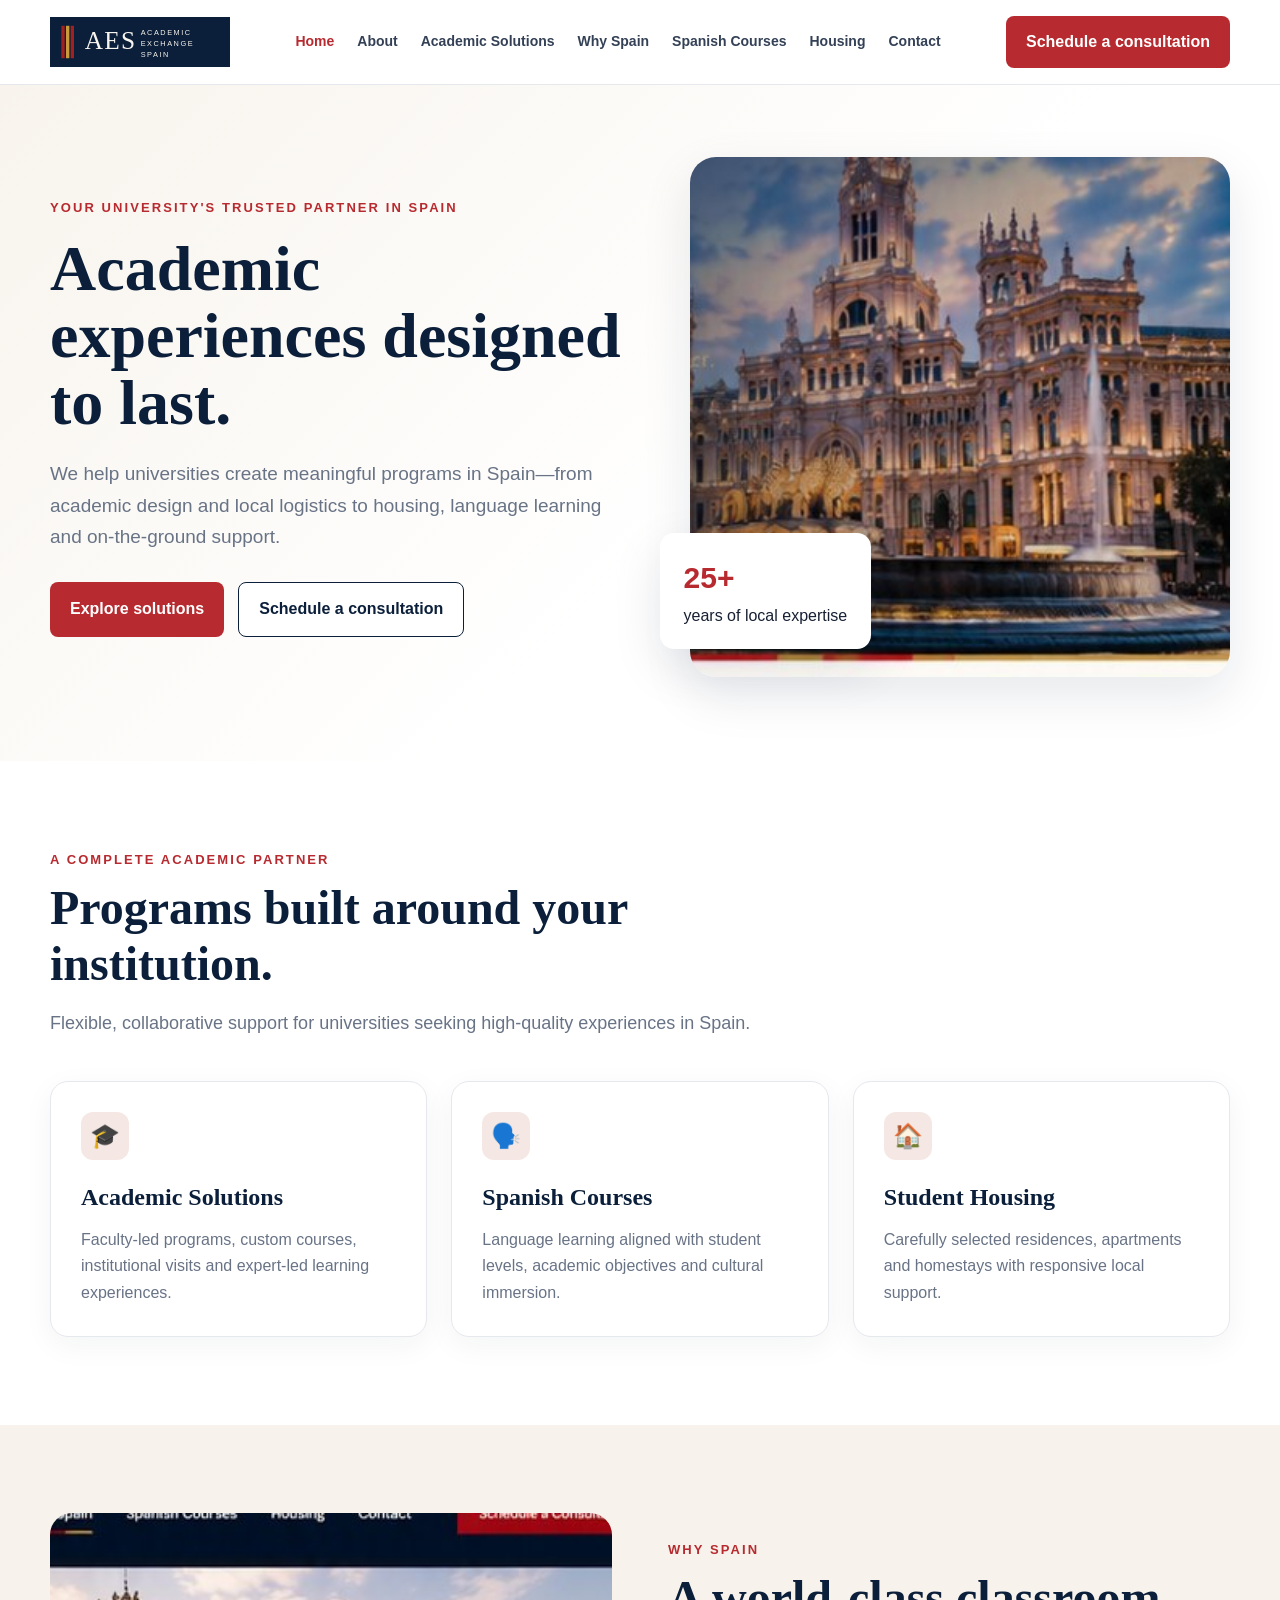
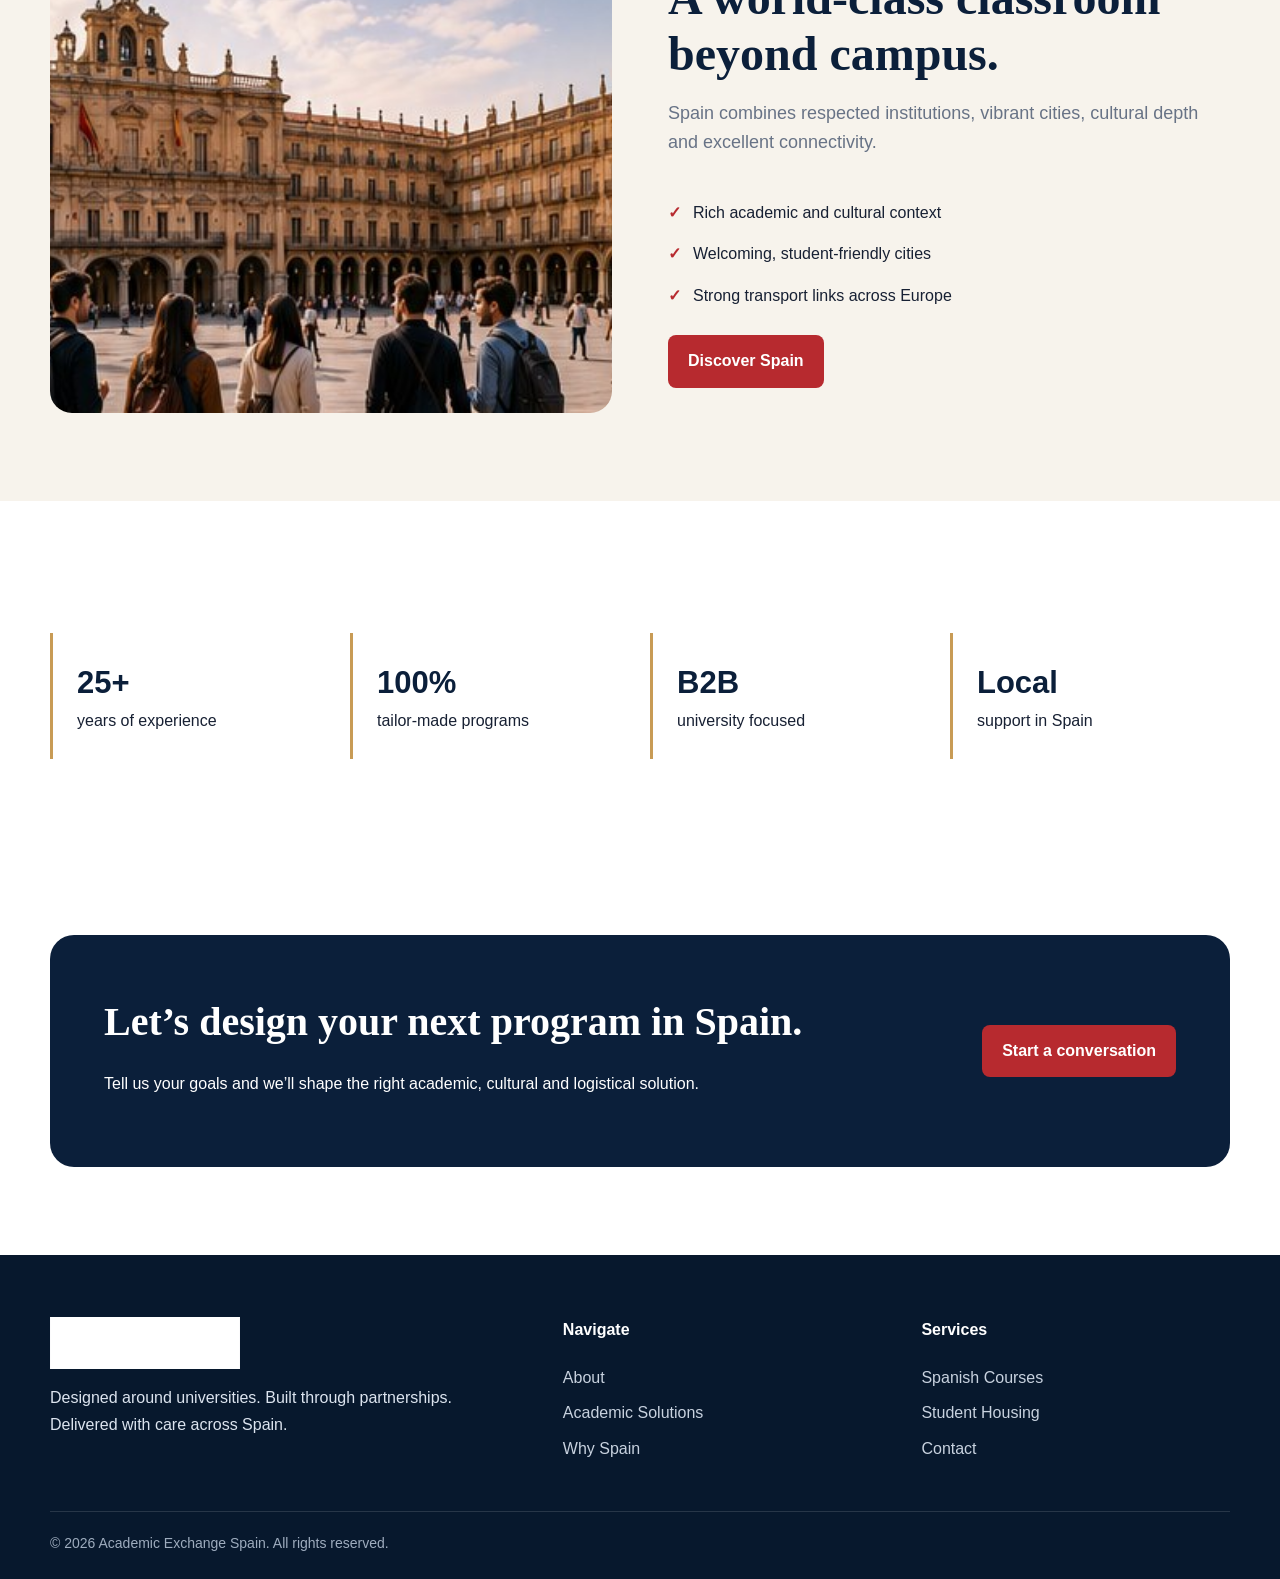
<file: index.html>
<!doctype html><html lang="en"><head><meta charset="utf-8"><meta name="viewport" content="width=device-width,initial-scale=1"><title>Academic Exchange Spain | University Programs in Spain</title><meta name="description" content="Tailor-made academic programs, Spanish courses and student housing for universities in Spain."><link rel="stylesheet" href="styles.css"></head><body><header class="site-header"><div class="container nav"><a class="brand" href="index.html"><img src="assets/logo-aes.svg" alt="Academic Exchange Spain"></a><nav class="nav-links"><a class="active" href="index.html">Home</a><a class="" href="about.html">About</a><a class="" href="academic-solutions.html">Academic Solutions</a><a class="" href="why-spain.html">Why Spain</a><a class="" href="spanish-courses.html">Spanish Courses</a><a class="" href="student-housing.html">Housing</a><a class="" href="contact.html">Contact</a></nav><a class="nav-cta" href="contact.html">Schedule a consultation</a><button class="menu-btn" aria-label="Open menu">☰</button></div></header><main><section class="hero"><div class="container hero-grid"><div><div class="eyebrow">Your university's trusted partner in Spain</div><h1>Academic experiences designed to last.</h1><p>We help universities create meaningful programs in Spain—from academic design and local logistics to housing, language learning and on-the-ground support.</p><div class="actions"><a class="btn btn-primary" href="academic-solutions.html">Explore solutions</a><a class="btn btn-secondary" href="contact.html">Schedule a consultation</a></div></div><div class="hero-media"><img src="assets/hero-home.jpg" alt="Students in Spain"><div class="stat-card"><strong>25+</strong><span>years of local expertise</span></div></div></div></section>
<section class="section"><div class="container"><div class="section-head"><div class="eyebrow">A complete academic partner</div><h2>Programs built around your institution.</h2><p>Flexible, collaborative support for universities seeking high-quality experiences in Spain.</p></div><div class="cards"><article class="card"><div class="icon">🎓</div><h3>Academic Solutions</h3><p>Faculty-led programs, custom courses, institutional visits and expert-led learning experiences.</p></article><article class="card"><div class="icon">🗣️</div><h3>Spanish Courses</h3><p>Language learning aligned with student levels, academic objectives and cultural immersion.</p></article><article class="card"><div class="icon">🏠</div><h3>Student Housing</h3><p>Carefully selected residences, apartments and homestays with responsive local support.</p></article></div></div></section>
<section class="section alt"><div class="container split"><img src="assets/spain-city.jpg" alt="Spain"><div><div class="eyebrow">Why Spain</div><div class="section-head"><h2>A world-class classroom beyond campus.</h2><p>Spain combines respected institutions, vibrant cities, cultural depth and excellent connectivity.</p></div><div class="check-list"><div><span>✓</span>Rich academic and cultural context</div><div><span>✓</span>Welcoming, student-friendly cities</div><div><span>✓</span>Strong transport links across Europe</div></div><a class="btn btn-primary" href="why-spain.html">Discover Spain</a></div></div></section>
<section class="section"><div class="container"><div class="metrics"><div class="metric"><strong>25+</strong>years of experience</div><div class="metric"><strong>100%</strong>tailor-made programs</div><div class="metric"><strong>B2B</strong>university focused</div><div class="metric"><strong>Local</strong>support in Spain</div></div></div></section>
<section class="section"><div class="container cta"><div><h2>Let’s design your next program in Spain.</h2><p>Tell us your goals and we’ll shape the right academic, cultural and logistical solution.</p></div><a class="btn btn-primary" href="contact.html">Start a conversation</a></div></section></main><footer class="footer"><div class="container footer-grid"><div><img src="assets/logo-aes.svg" alt="Academic Exchange Spain"><p>Designed around universities. Built through partnerships. Delivered with care across Spain.</p></div><div><h4>Navigate</h4><a href="about.html">About</a><a href="academic-solutions.html">Academic Solutions</a><a href="why-spain.html">Why Spain</a></div><div><h4>Services</h4><a href="spanish-courses.html">Spanish Courses</a><a href="student-housing.html">Student Housing</a><a href="contact.html">Contact</a></div></div><div class="container footer-bottom">© 2026 Academic Exchange Spain. All rights reserved.</div></footer><script src="script.js"></script></body></html>
</file>
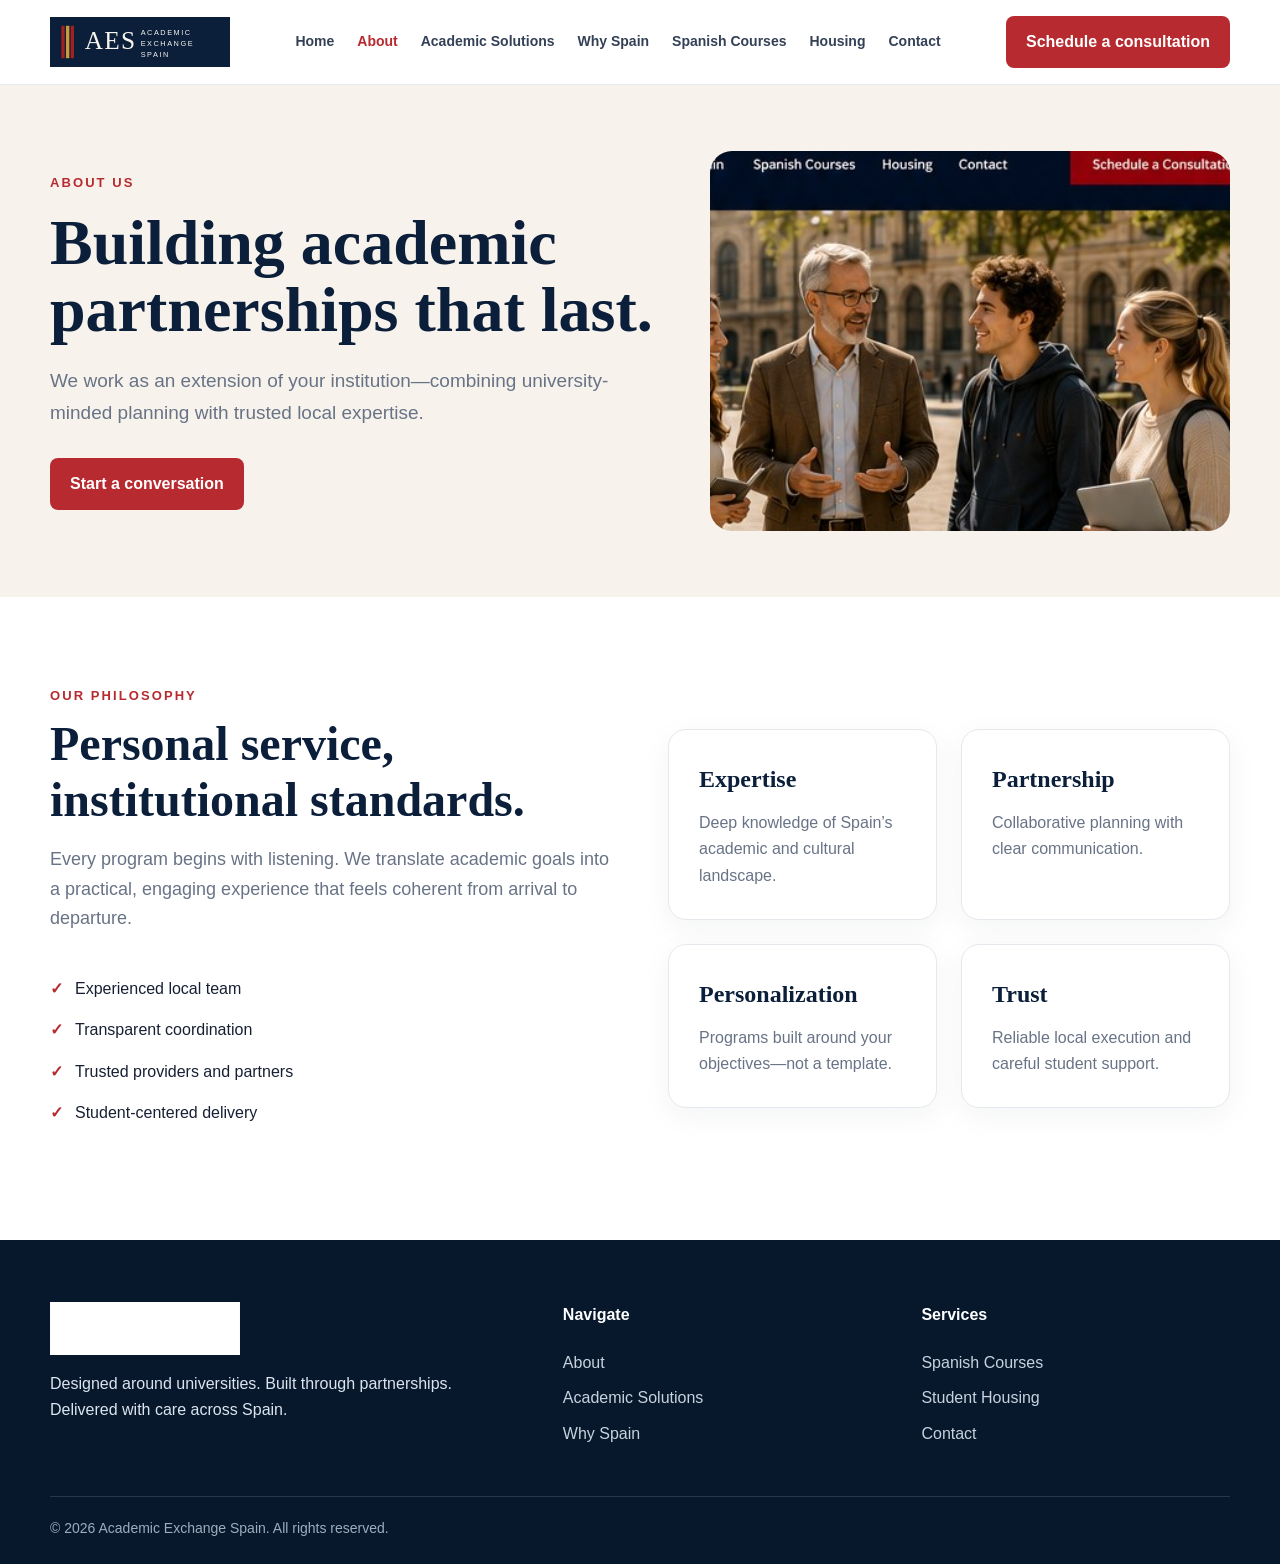
<file: about.html>
<!doctype html><html lang="en"><head><meta charset="utf-8"><meta name="viewport" content="width=device-width,initial-scale=1"><title>About | Academic Exchange Spain</title><meta name="description" content="Learn about Academic Exchange Spain and our university-focused approach."><link rel="stylesheet" href="styles.css"></head><body><header class="site-header"><div class="container nav"><a class="brand" href="index.html"><img src="assets/logo-aes.svg" alt="Academic Exchange Spain"></a><nav class="nav-links"><a class="" href="index.html">Home</a><a class="active" href="about.html">About</a><a class="" href="academic-solutions.html">Academic Solutions</a><a class="" href="why-spain.html">Why Spain</a><a class="" href="spanish-courses.html">Spanish Courses</a><a class="" href="student-housing.html">Housing</a><a class="" href="contact.html">Contact</a></nav><a class="nav-cta" href="contact.html">Schedule a consultation</a><button class="menu-btn" aria-label="Open menu">☰</button></div></header><section class="page-hero"><div class="container page-hero-grid"><div><div class="eyebrow">About us</div><h1>Building academic partnerships that last.</h1><p>We work as an extension of your institution—combining university-minded planning with trusted local expertise.</p><div class="actions"><a class="btn btn-primary" href="contact.html">Start a conversation</a></div></div><img src="assets/about-team.jpg" alt=""></div></section><main><section class="section"><div class="container split"><div><div class="section-head"><div class="eyebrow">Our philosophy</div><h2>Personal service, institutional standards.</h2><p>Every program begins with listening. We translate academic goals into a practical, engaging experience that feels coherent from arrival to departure.</p></div><div class="check-list"><div><span>✓</span>Experienced local team</div><div><span>✓</span>Transparent coordination</div><div><span>✓</span>Trusted providers and partners</div><div><span>✓</span>Student-centered delivery</div></div></div><div class="cards" style="grid-template-columns:1fr 1fr"><div class="card"><h3>Expertise</h3><p>Deep knowledge of Spain’s academic and cultural landscape.</p></div><div class="card"><h3>Partnership</h3><p>Collaborative planning with clear communication.</p></div><div class="card"><h3>Personalization</h3><p>Programs built around your objectives—not a template.</p></div><div class="card"><h3>Trust</h3><p>Reliable local execution and careful student support.</p></div></div></div></section></main><footer class="footer"><div class="container footer-grid"><div><img src="assets/logo-aes.svg" alt="Academic Exchange Spain"><p>Designed around universities. Built through partnerships. Delivered with care across Spain.</p></div><div><h4>Navigate</h4><a href="about.html">About</a><a href="academic-solutions.html">Academic Solutions</a><a href="why-spain.html">Why Spain</a></div><div><h4>Services</h4><a href="spanish-courses.html">Spanish Courses</a><a href="student-housing.html">Student Housing</a><a href="contact.html">Contact</a></div></div><div class="container footer-bottom">© 2026 Academic Exchange Spain. All rights reserved.</div></footer><script src="script.js"></script></body></html>
</file>
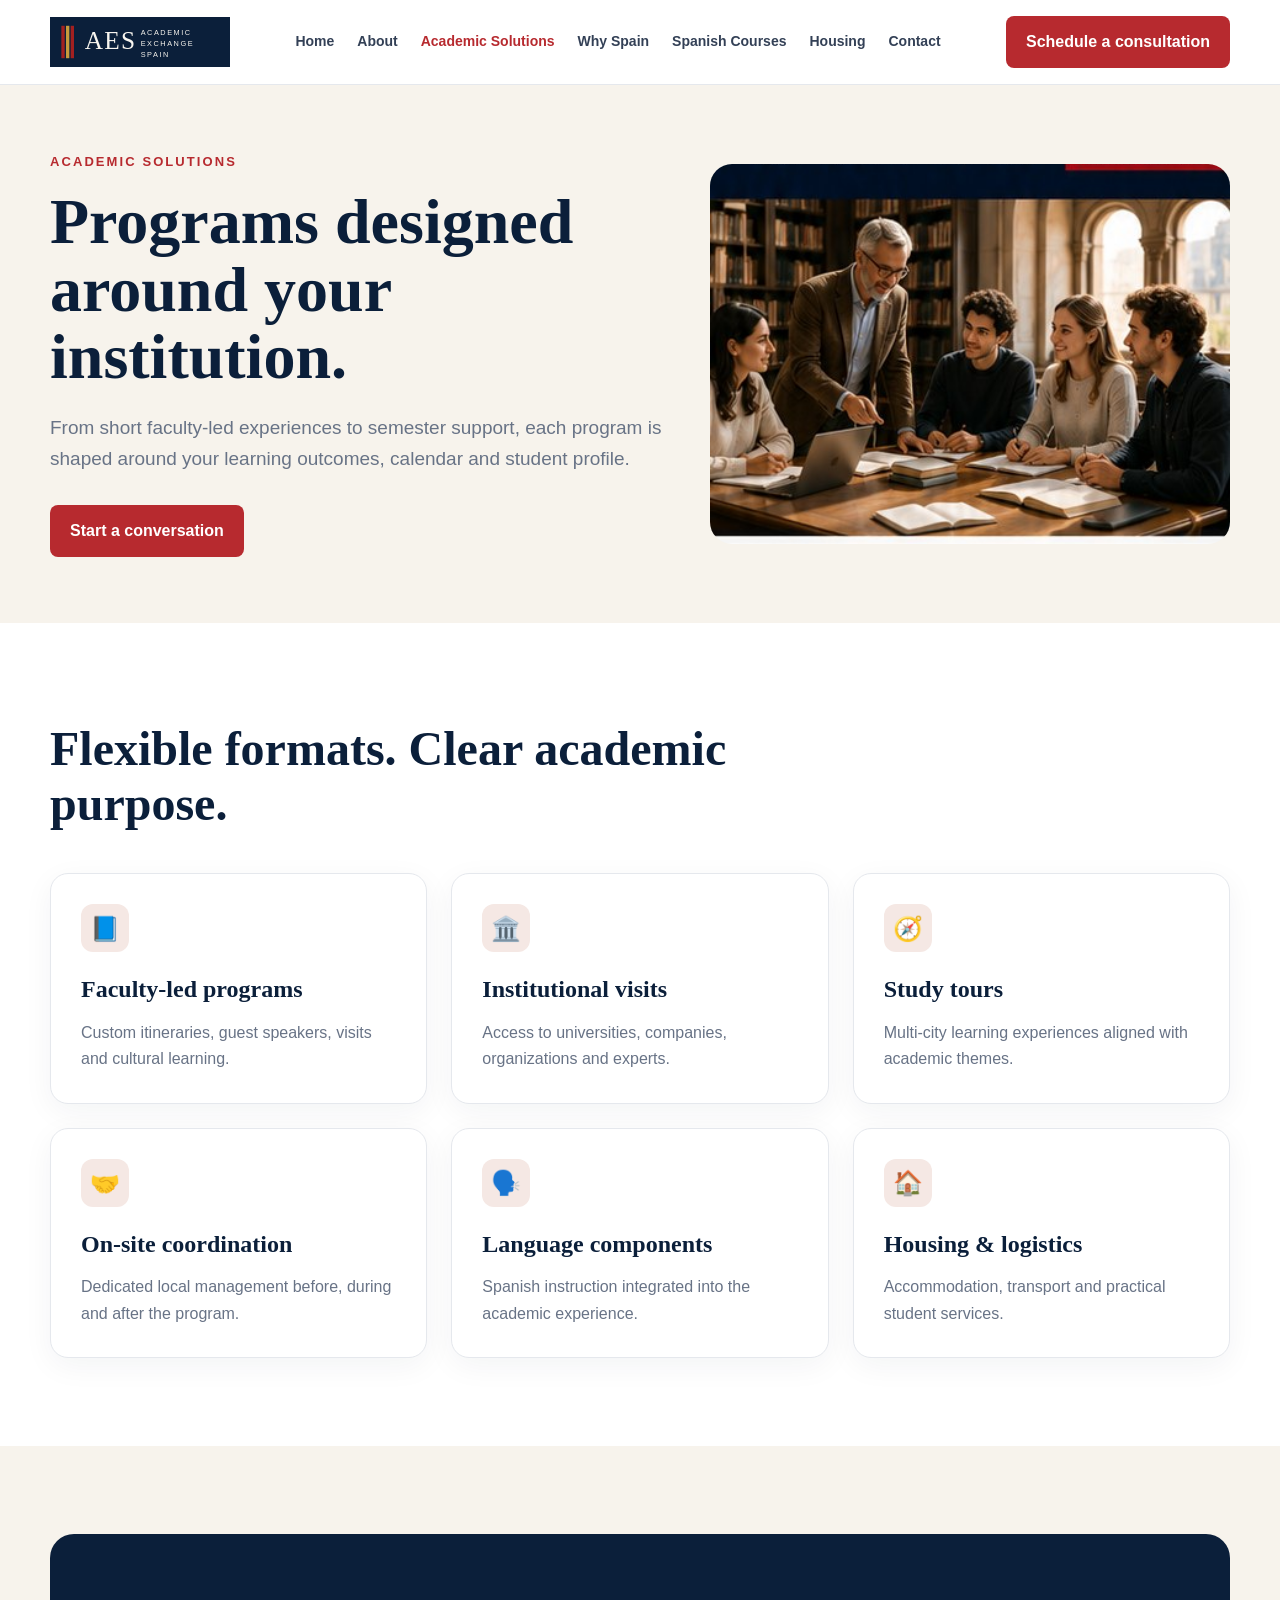
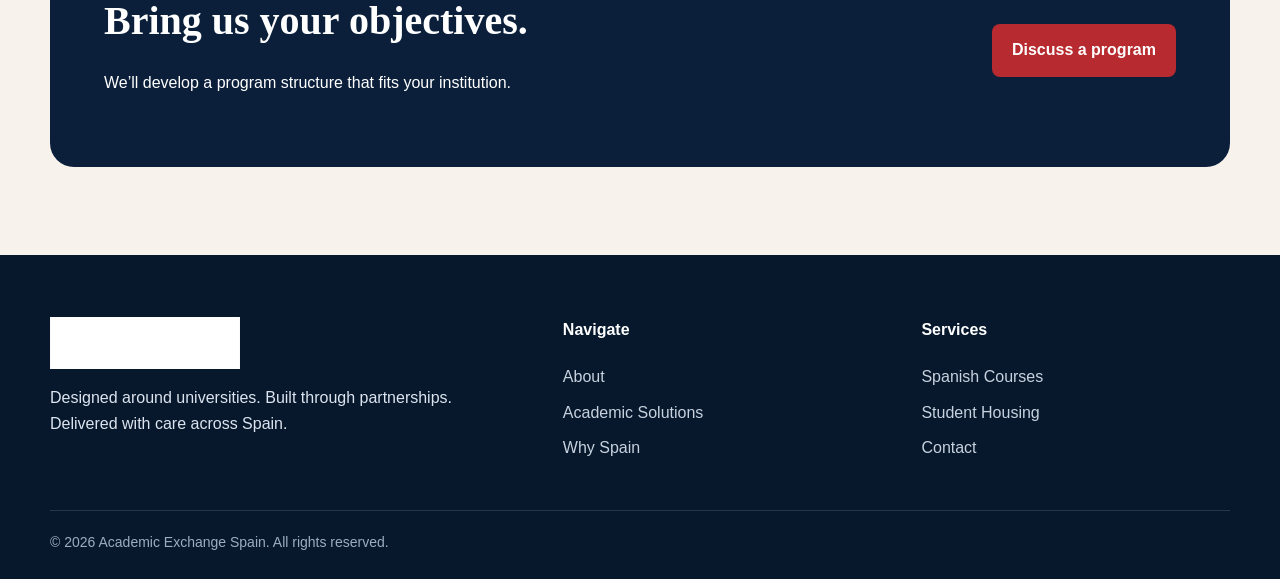
<file: academic-solutions.html>
<!doctype html><html lang="en"><head><meta charset="utf-8"><meta name="viewport" content="width=device-width,initial-scale=1"><title>Academic Solutions | Academic Exchange Spain</title><meta name="description" content="Custom academic programs and institutional experiences in Spain."><link rel="stylesheet" href="styles.css"></head><body><header class="site-header"><div class="container nav"><a class="brand" href="index.html"><img src="assets/logo-aes.svg" alt="Academic Exchange Spain"></a><nav class="nav-links"><a class="" href="index.html">Home</a><a class="" href="about.html">About</a><a class="active" href="academic-solutions.html">Academic Solutions</a><a class="" href="why-spain.html">Why Spain</a><a class="" href="spanish-courses.html">Spanish Courses</a><a class="" href="student-housing.html">Housing</a><a class="" href="contact.html">Contact</a></nav><a class="nav-cta" href="contact.html">Schedule a consultation</a><button class="menu-btn" aria-label="Open menu">☰</button></div></header><section class="page-hero"><div class="container page-hero-grid"><div><div class="eyebrow">Academic solutions</div><h1>Programs designed around your institution.</h1><p>From short faculty-led experiences to semester support, each program is shaped around your learning outcomes, calendar and student profile.</p><div class="actions"><a class="btn btn-primary" href="contact.html">Start a conversation</a></div></div><img src="assets/solutions-team.jpg" alt=""></div></section><main><section class="section"><div class="container"><div class="section-head"><h2>Flexible formats. Clear academic purpose.</h2></div><div class="cards"><div class="card"><div class="icon">📘</div><h3>Faculty-led programs</h3><p>Custom itineraries, guest speakers, visits and cultural learning.</p></div><div class="card"><div class="icon">🏛️</div><h3>Institutional visits</h3><p>Access to universities, companies, organizations and experts.</p></div><div class="card"><div class="icon">🧭</div><h3>Study tours</h3><p>Multi-city learning experiences aligned with academic themes.</p></div><div class="card"><div class="icon">🤝</div><h3>On-site coordination</h3><p>Dedicated local management before, during and after the program.</p></div><div class="card"><div class="icon">🗣️</div><h3>Language components</h3><p>Spanish instruction integrated into the academic experience.</p></div><div class="card"><div class="icon">🏠</div><h3>Housing & logistics</h3><p>Accommodation, transport and practical student services.</p></div></div></div></section><section class="section alt"><div class="container cta"><div><h2>Bring us your objectives.</h2><p>We’ll develop a program structure that fits your institution.</p></div><a class="btn btn-primary" href="contact.html">Discuss a program</a></div></section></main><footer class="footer"><div class="container footer-grid"><div><img src="assets/logo-aes.svg" alt="Academic Exchange Spain"><p>Designed around universities. Built through partnerships. Delivered with care across Spain.</p></div><div><h4>Navigate</h4><a href="about.html">About</a><a href="academic-solutions.html">Academic Solutions</a><a href="why-spain.html">Why Spain</a></div><div><h4>Services</h4><a href="spanish-courses.html">Spanish Courses</a><a href="student-housing.html">Student Housing</a><a href="contact.html">Contact</a></div></div><div class="container footer-bottom">© 2026 Academic Exchange Spain. All rights reserved.</div></footer><script src="script.js"></script></body></html>
</file>
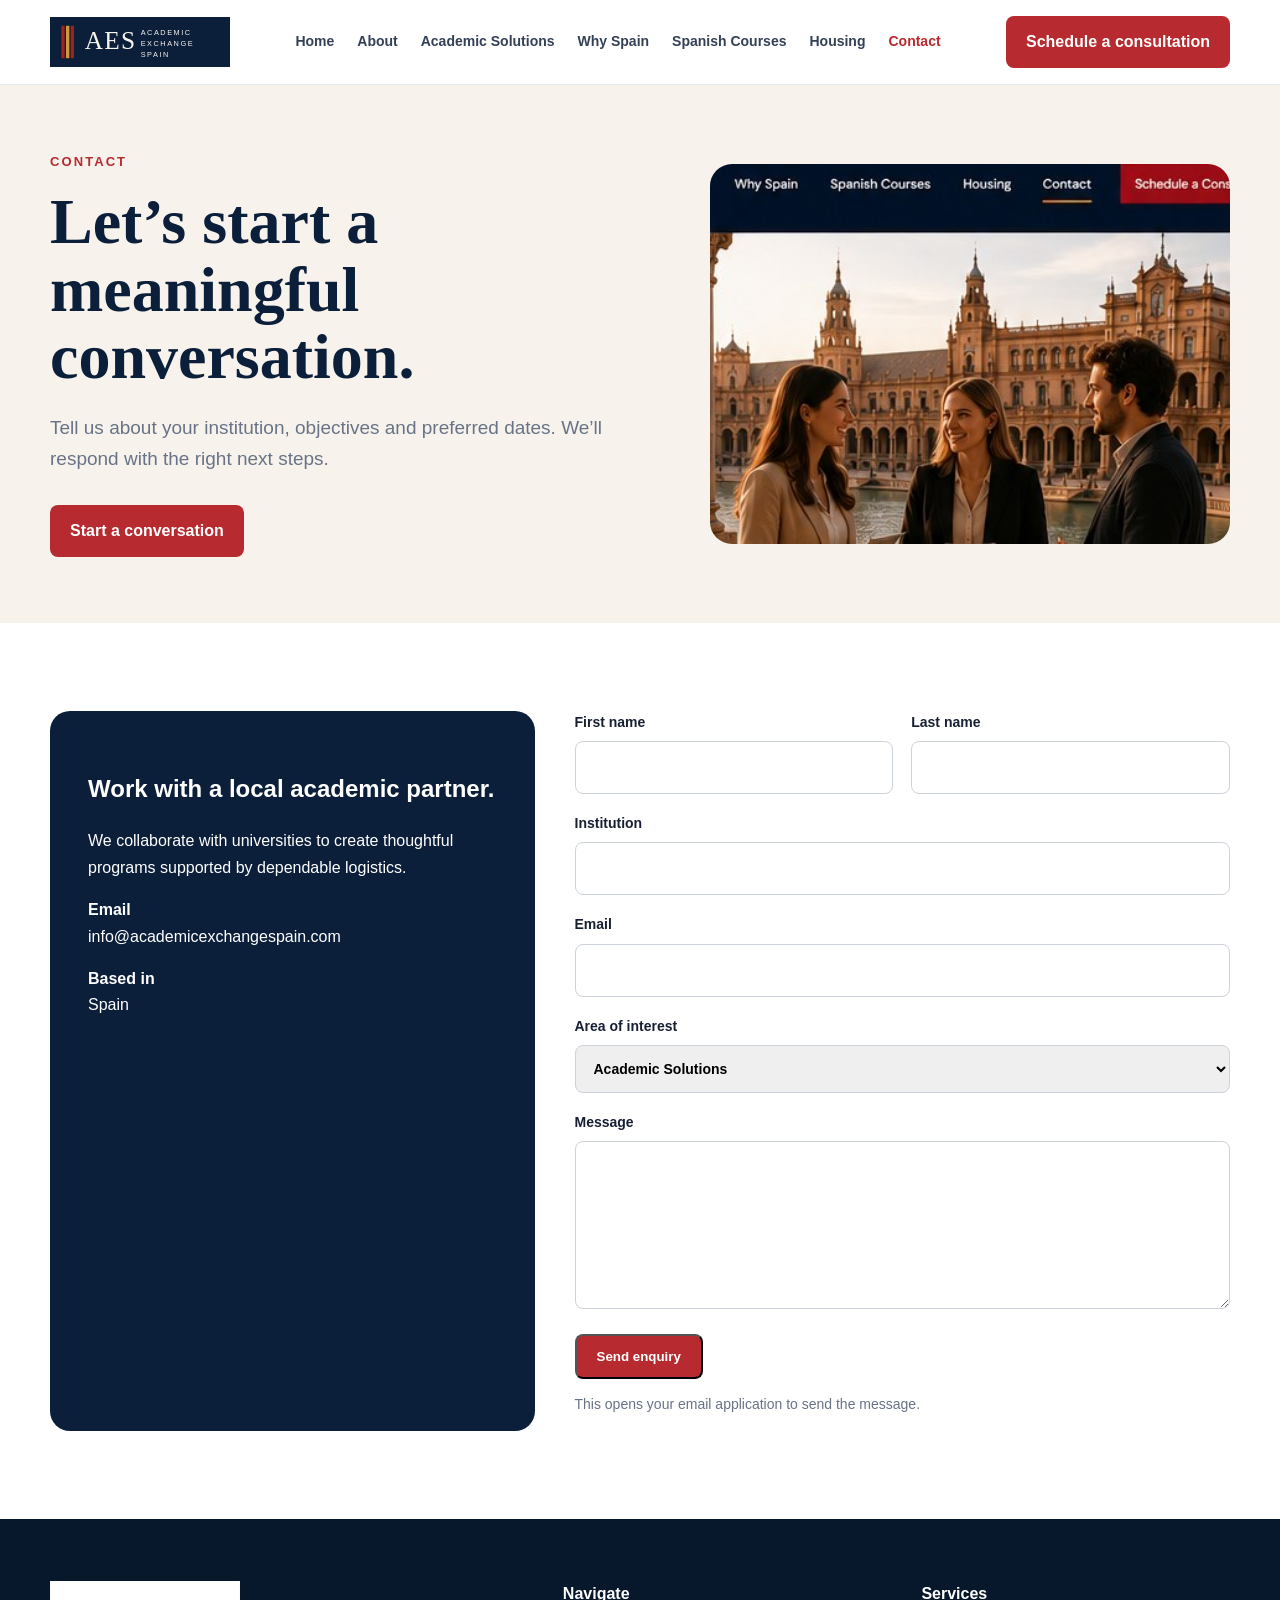
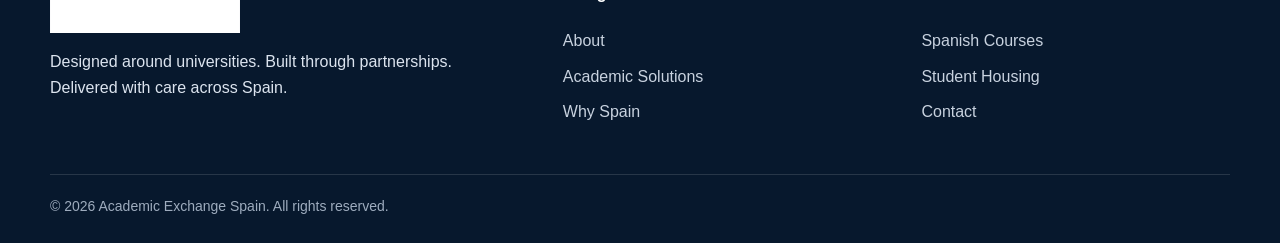
<file: contact.html>
<!doctype html><html lang="en"><head><meta charset="utf-8"><meta name="viewport" content="width=device-width,initial-scale=1"><title>Contact | Academic Exchange Spain</title><meta name="description" content="Contact Academic Exchange Spain to discuss a university program in Spain."><link rel="stylesheet" href="styles.css"></head><body><header class="site-header"><div class="container nav"><a class="brand" href="index.html"><img src="assets/logo-aes.svg" alt="Academic Exchange Spain"></a><nav class="nav-links"><a class="" href="index.html">Home</a><a class="" href="about.html">About</a><a class="" href="academic-solutions.html">Academic Solutions</a><a class="" href="why-spain.html">Why Spain</a><a class="" href="spanish-courses.html">Spanish Courses</a><a class="" href="student-housing.html">Housing</a><a class="active" href="contact.html">Contact</a></nav><a class="nav-cta" href="contact.html">Schedule a consultation</a><button class="menu-btn" aria-label="Open menu">☰</button></div></header><section class="page-hero"><div class="container page-hero-grid"><div><div class="eyebrow">Contact</div><h1>Let’s start a meaningful conversation.</h1><p>Tell us about your institution, objectives and preferred dates. We’ll respond with the right next steps.</p><div class="actions"><a class="btn btn-primary" href="contact.html">Start a conversation</a></div></div><img src="assets/contact-spain.jpg" alt=""></div></section><main><section class="section" id="contact-form"><div class="container contact-grid"><div class="contact-panel"><h2>Work with a local academic partner.</h2><p>We collaborate with universities to create thoughtful programs supported by dependable logistics.</p><p><strong>Email</strong><br>info@academicexchangespain.com</p><p><strong>Based in</strong><br>Spain</p></div><form class="contact-form" action="mailto:info@academicexchangespain.com" method="post" enctype="text/plain"><label>First name<input name="First name" required></label><label>Last name<input name="Last name" required></label><label class="full">Institution<input name="Institution"></label><label class="full">Email<input type="email" name="Email" required></label><label class="full">Area of interest<select name="Interest"><option>Academic Solutions</option><option>Spanish Courses</option><option>Student Housing</option><option>General enquiry</option></select></label><label class="full">Message<textarea name="Message" rows="6" required></textarea></label><div class="full"><button class="btn btn-primary" type="submit">Send enquiry</button><p class="small">This opens your email application to send the message.</p></div></form></div></section></main><footer class="footer"><div class="container footer-grid"><div><img src="assets/logo-aes.svg" alt="Academic Exchange Spain"><p>Designed around universities. Built through partnerships. Delivered with care across Spain.</p></div><div><h4>Navigate</h4><a href="about.html">About</a><a href="academic-solutions.html">Academic Solutions</a><a href="why-spain.html">Why Spain</a></div><div><h4>Services</h4><a href="spanish-courses.html">Spanish Courses</a><a href="student-housing.html">Student Housing</a><a href="contact.html">Contact</a></div></div><div class="container footer-bottom">© 2026 Academic Exchange Spain. All rights reserved.</div></footer><script src="script.js"></script></body></html>
</file>
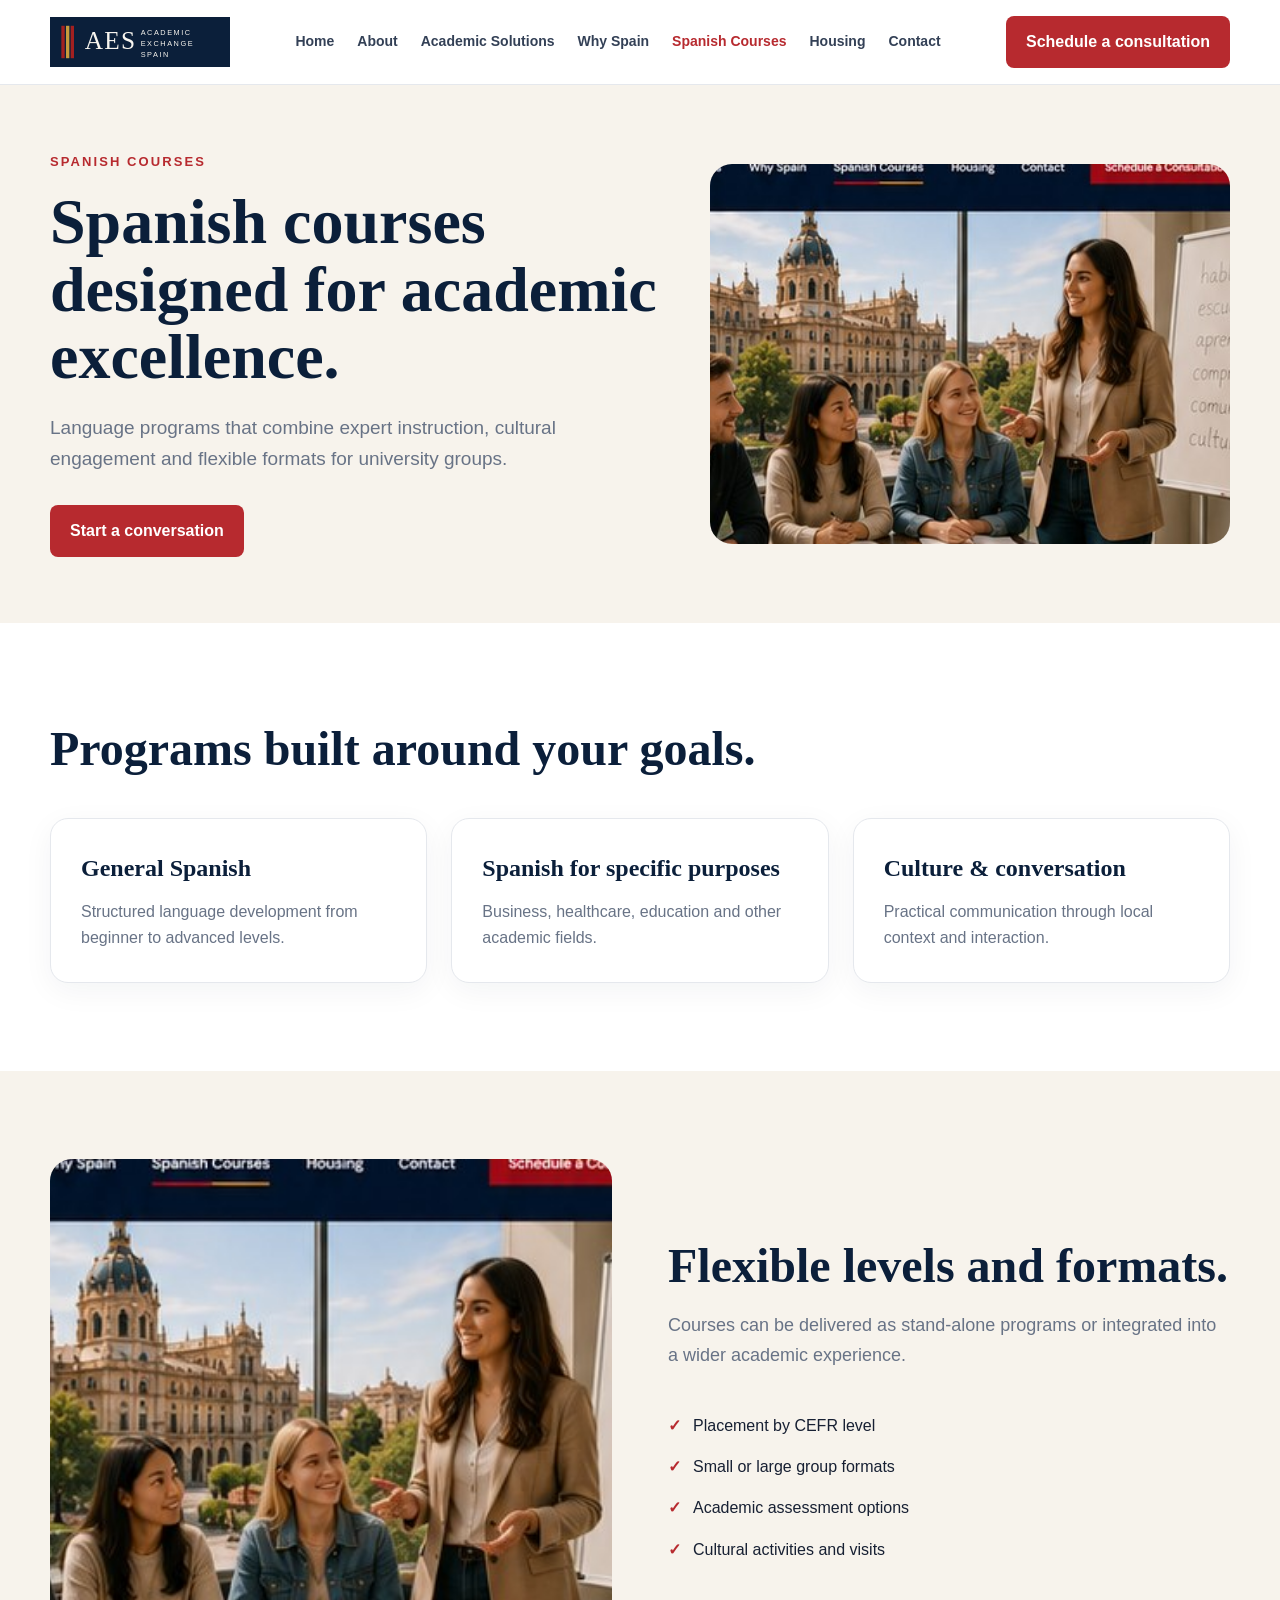
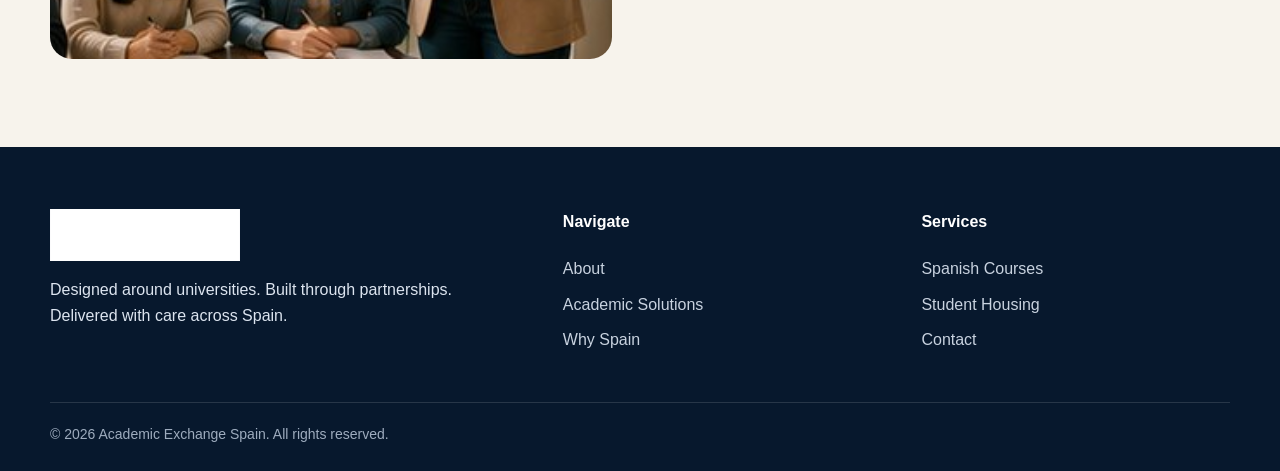
<file: spanish-courses.html>
<!doctype html><html lang="en"><head><meta charset="utf-8"><meta name="viewport" content="width=device-width,initial-scale=1"><title>Spanish Courses | Academic Exchange Spain</title><meta name="description" content="University-focused Spanish language programs in Spain."><link rel="stylesheet" href="styles.css"></head><body><header class="site-header"><div class="container nav"><a class="brand" href="index.html"><img src="assets/logo-aes.svg" alt="Academic Exchange Spain"></a><nav class="nav-links"><a class="" href="index.html">Home</a><a class="" href="about.html">About</a><a class="" href="academic-solutions.html">Academic Solutions</a><a class="" href="why-spain.html">Why Spain</a><a class="active" href="spanish-courses.html">Spanish Courses</a><a class="" href="student-housing.html">Housing</a><a class="" href="contact.html">Contact</a></nav><a class="nav-cta" href="contact.html">Schedule a consultation</a><button class="menu-btn" aria-label="Open menu">☰</button></div></header><section class="page-hero"><div class="container page-hero-grid"><div><div class="eyebrow">Spanish courses</div><h1>Spanish courses designed for academic excellence.</h1><p>Language programs that combine expert instruction, cultural engagement and flexible formats for university groups.</p><div class="actions"><a class="btn btn-primary" href="contact.html">Start a conversation</a></div></div><img src="assets/courses-class.jpg" alt=""></div></section><main><section class="section"><div class="container"><div class="section-head"><h2>Programs built around your goals.</h2></div><div class="cards"><div class="card"><h3>General Spanish</h3><p>Structured language development from beginner to advanced levels.</p></div><div class="card"><h3>Spanish for specific purposes</h3><p>Business, healthcare, education and other academic fields.</p></div><div class="card"><h3>Culture & conversation</h3><p>Practical communication through local context and interaction.</p></div></div></div></section><section class="section alt"><div class="container split"><img src="assets/courses-class.jpg" alt="Spanish class"><div><div class="section-head"><h2>Flexible levels and formats.</h2><p>Courses can be delivered as stand-alone programs or integrated into a wider academic experience.</p></div><div class="check-list"><div><span>✓</span>Placement by CEFR level</div><div><span>✓</span>Small or large group formats</div><div><span>✓</span>Academic assessment options</div><div><span>✓</span>Cultural activities and visits</div></div></div></div></section></main><footer class="footer"><div class="container footer-grid"><div><img src="assets/logo-aes.svg" alt="Academic Exchange Spain"><p>Designed around universities. Built through partnerships. Delivered with care across Spain.</p></div><div><h4>Navigate</h4><a href="about.html">About</a><a href="academic-solutions.html">Academic Solutions</a><a href="why-spain.html">Why Spain</a></div><div><h4>Services</h4><a href="spanish-courses.html">Spanish Courses</a><a href="student-housing.html">Student Housing</a><a href="contact.html">Contact</a></div></div><div class="container footer-bottom">© 2026 Academic Exchange Spain. All rights reserved.</div></footer><script src="script.js"></script></body></html>
</file>
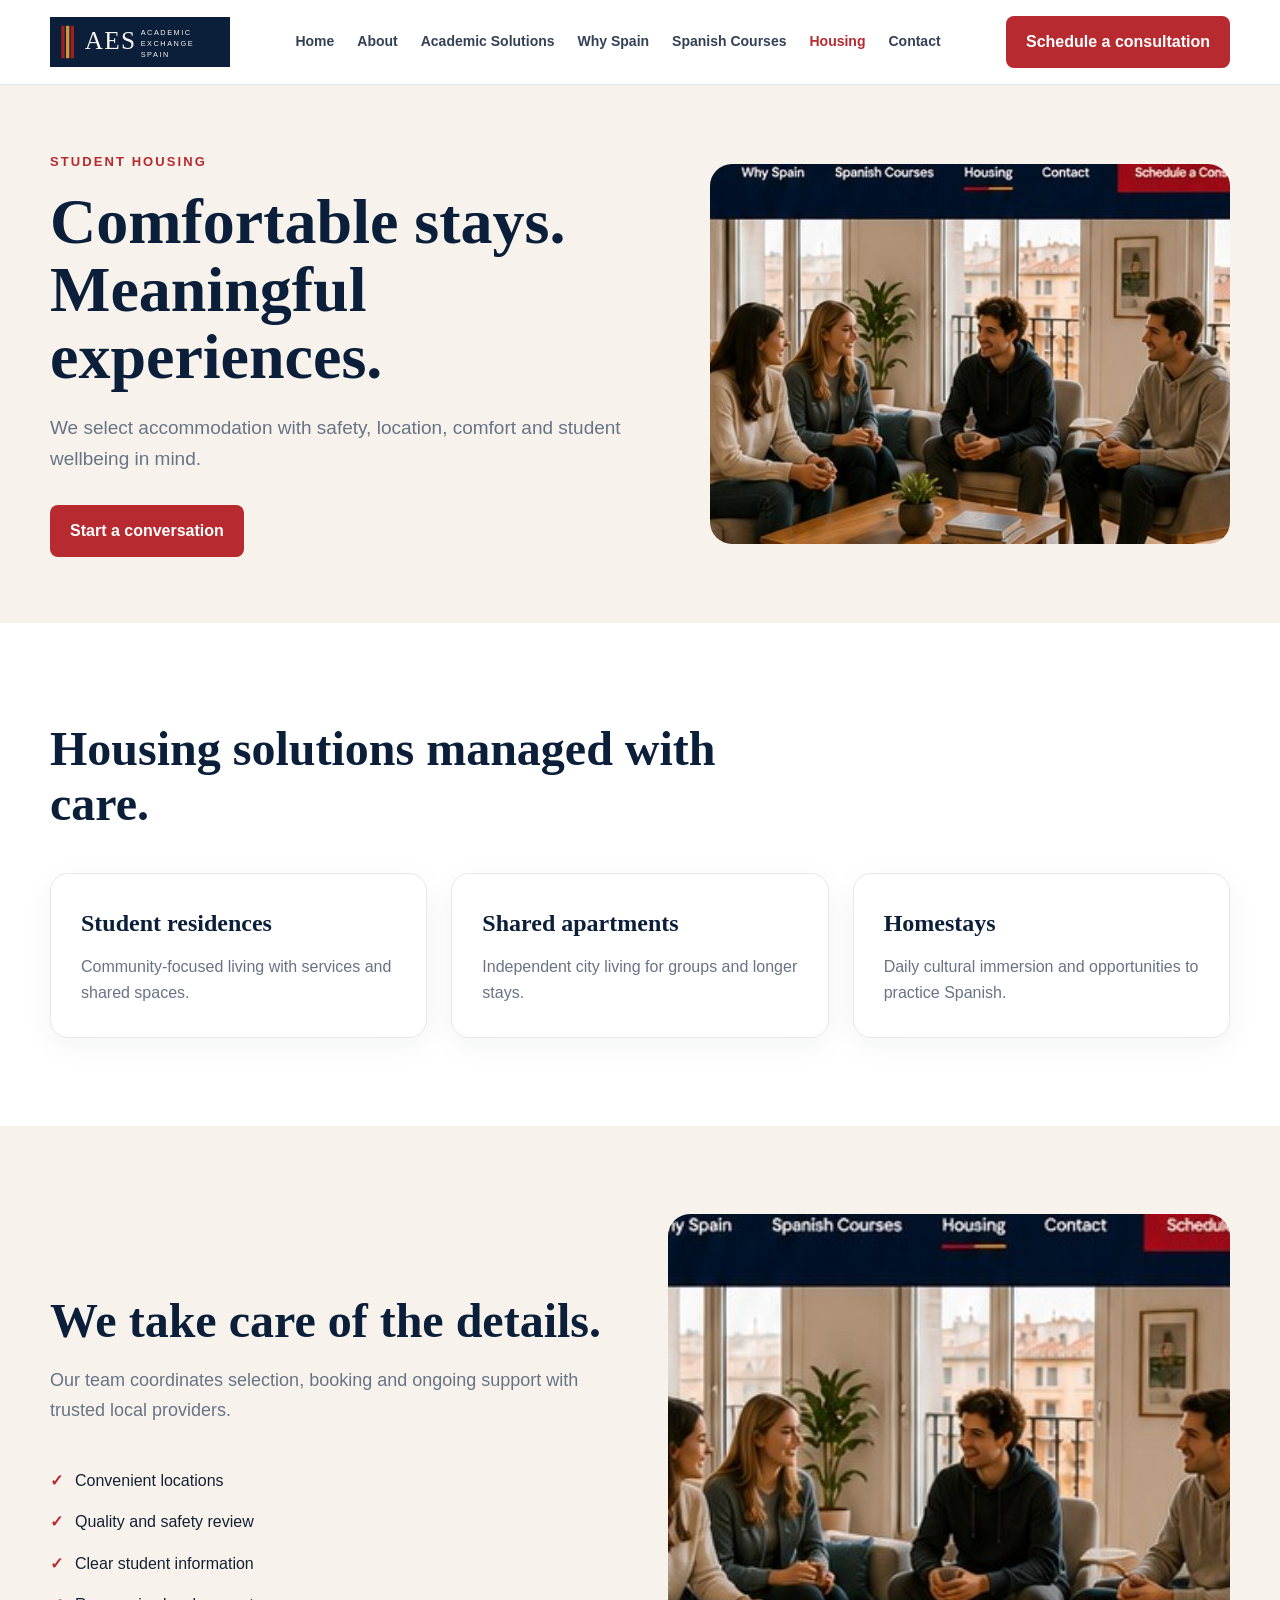
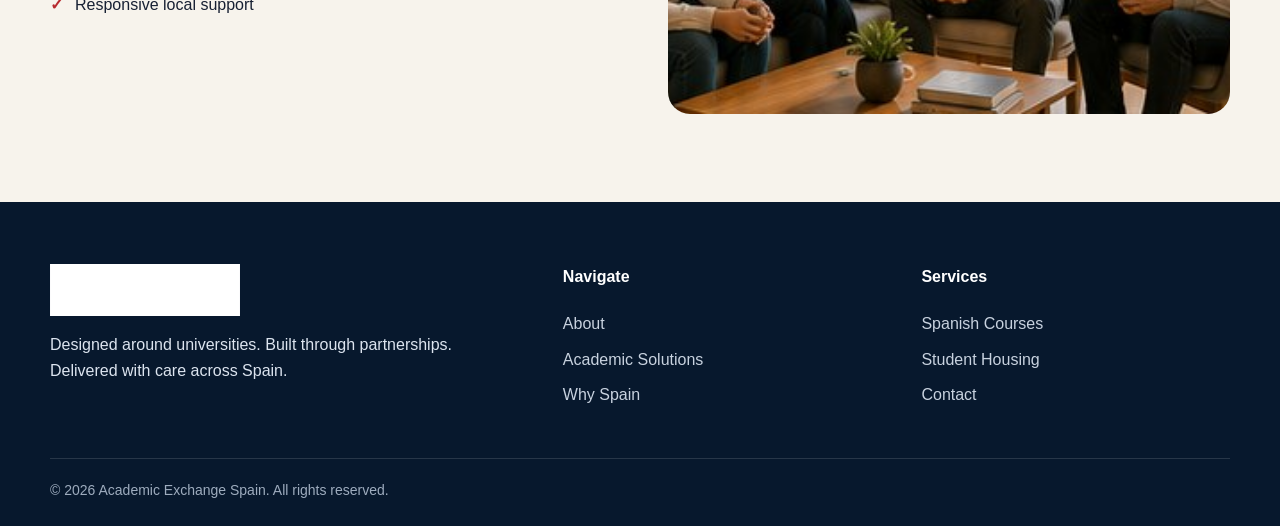
<file: student-housing.html>
<!doctype html><html lang="en"><head><meta charset="utf-8"><meta name="viewport" content="width=device-width,initial-scale=1"><title>Student Housing | Academic Exchange Spain</title><meta name="description" content="Student residences, apartments and homestays for university programs in Spain."><link rel="stylesheet" href="styles.css"></head><body><header class="site-header"><div class="container nav"><a class="brand" href="index.html"><img src="assets/logo-aes.svg" alt="Academic Exchange Spain"></a><nav class="nav-links"><a class="" href="index.html">Home</a><a class="" href="about.html">About</a><a class="" href="academic-solutions.html">Academic Solutions</a><a class="" href="why-spain.html">Why Spain</a><a class="" href="spanish-courses.html">Spanish Courses</a><a class="active" href="student-housing.html">Housing</a><a class="" href="contact.html">Contact</a></nav><a class="nav-cta" href="contact.html">Schedule a consultation</a><button class="menu-btn" aria-label="Open menu">☰</button></div></header><section class="page-hero"><div class="container page-hero-grid"><div><div class="eyebrow">Student housing</div><h1>Comfortable stays. Meaningful experiences.</h1><p>We select accommodation with safety, location, comfort and student wellbeing in mind.</p><div class="actions"><a class="btn btn-primary" href="contact.html">Start a conversation</a></div></div><img src="assets/housing-lounge.jpg" alt=""></div></section><main><section class="section"><div class="container"><div class="section-head"><h2>Housing solutions managed with care.</h2></div><div class="cards"><div class="card"><h3>Student residences</h3><p>Community-focused living with services and shared spaces.</p></div><div class="card"><h3>Shared apartments</h3><p>Independent city living for groups and longer stays.</p></div><div class="card"><h3>Homestays</h3><p>Daily cultural immersion and opportunities to practice Spanish.</p></div></div></div></section><section class="section alt"><div class="container split"><div><div class="section-head"><h2>We take care of the details.</h2><p>Our team coordinates selection, booking and ongoing support with trusted local providers.</p></div><div class="check-list"><div><span>✓</span>Convenient locations</div><div><span>✓</span>Quality and safety review</div><div><span>✓</span>Clear student information</div><div><span>✓</span>Responsive local support</div></div></div><img src="assets/housing-lounge.jpg" alt="Student housing"></div></section></main><footer class="footer"><div class="container footer-grid"><div><img src="assets/logo-aes.svg" alt="Academic Exchange Spain"><p>Designed around universities. Built through partnerships. Delivered with care across Spain.</p></div><div><h4>Navigate</h4><a href="about.html">About</a><a href="academic-solutions.html">Academic Solutions</a><a href="why-spain.html">Why Spain</a></div><div><h4>Services</h4><a href="spanish-courses.html">Spanish Courses</a><a href="student-housing.html">Student Housing</a><a href="contact.html">Contact</a></div></div><div class="container footer-bottom">© 2026 Academic Exchange Spain. All rights reserved.</div></footer><script src="script.js"></script></body></html>
</file>
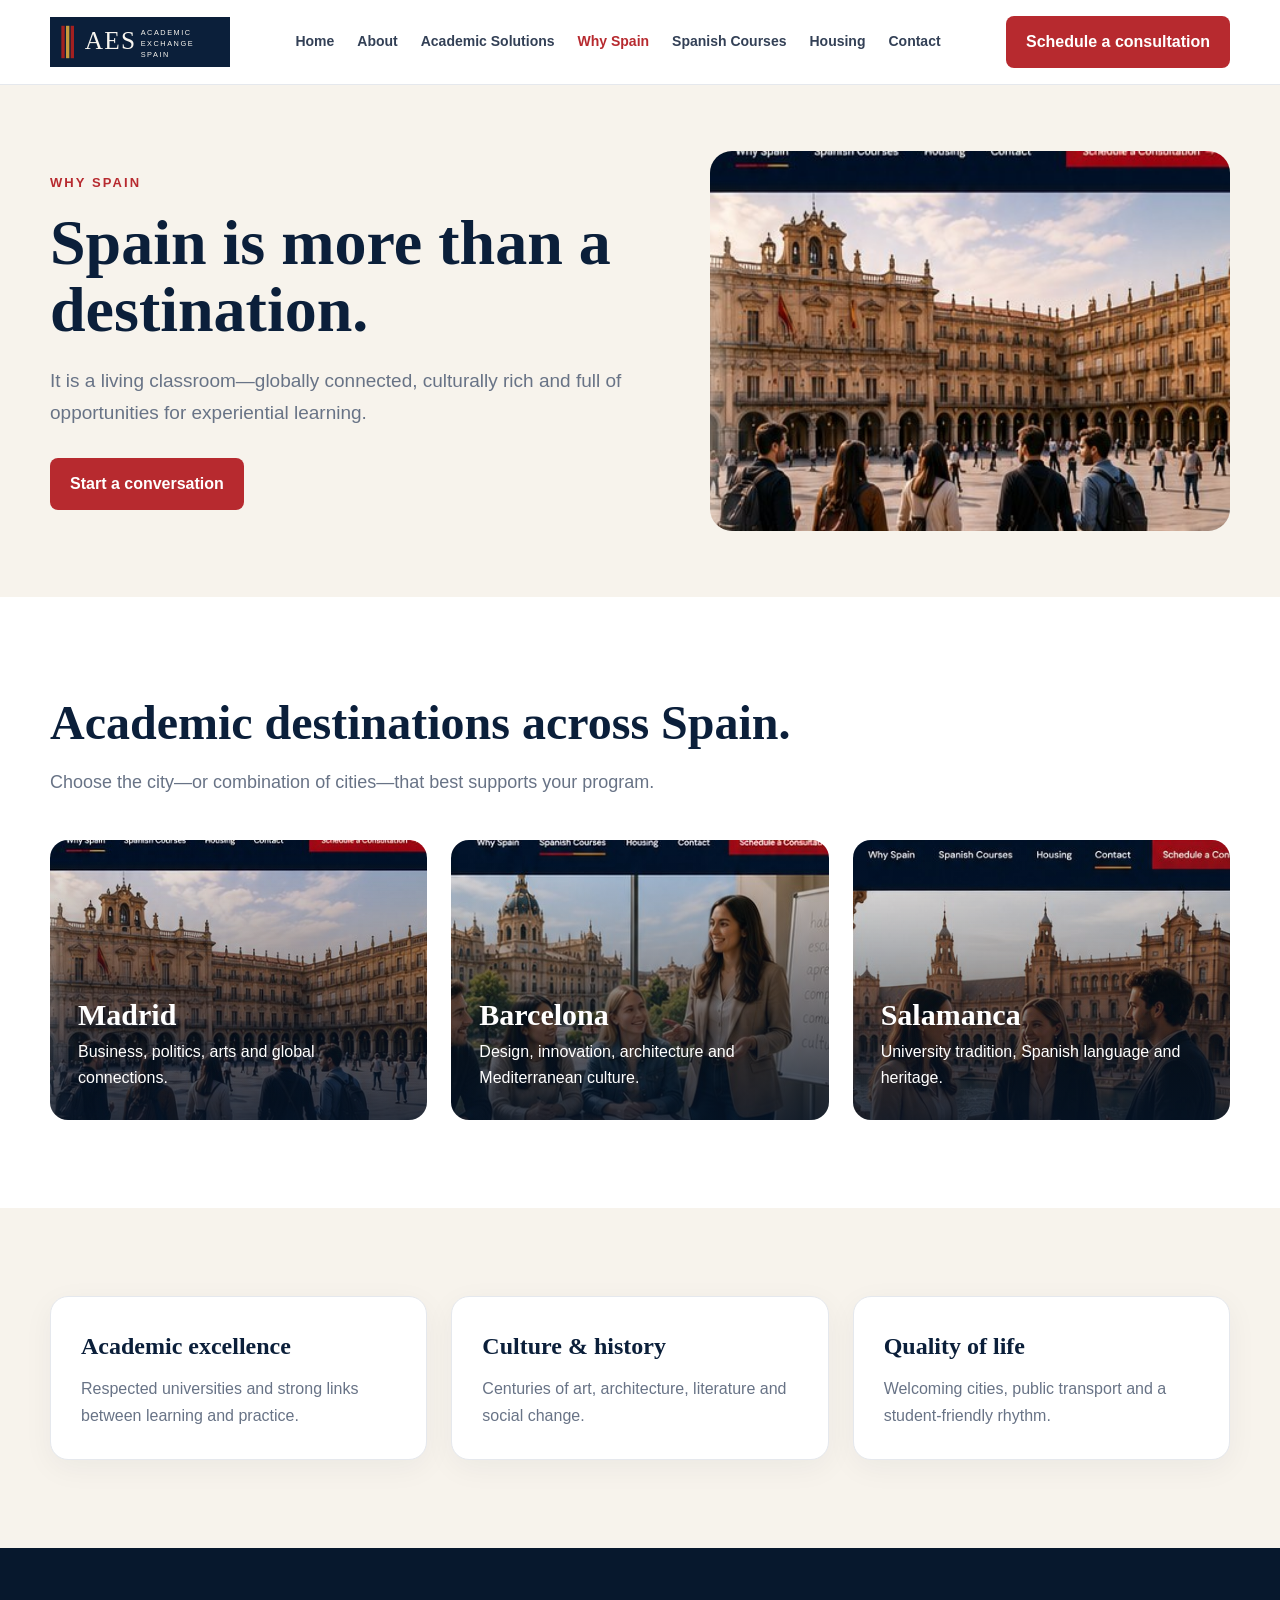
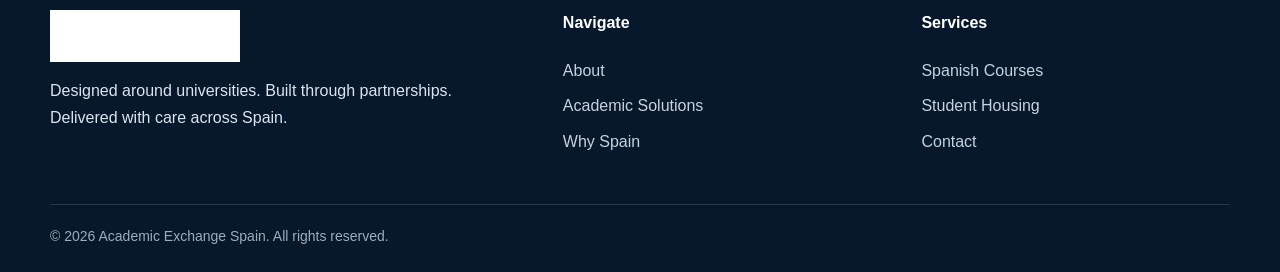
<file: why-spain.html>
<!doctype html><html lang="en"><head><meta charset="utf-8"><meta name="viewport" content="width=device-width,initial-scale=1"><title>Why Spain | Academic Exchange Spain</title><meta name="description" content="Discover why Spain is an ideal destination for university programs."><link rel="stylesheet" href="styles.css"></head><body><header class="site-header"><div class="container nav"><a class="brand" href="index.html"><img src="assets/logo-aes.svg" alt="Academic Exchange Spain"></a><nav class="nav-links"><a class="" href="index.html">Home</a><a class="" href="about.html">About</a><a class="" href="academic-solutions.html">Academic Solutions</a><a class="active" href="why-spain.html">Why Spain</a><a class="" href="spanish-courses.html">Spanish Courses</a><a class="" href="student-housing.html">Housing</a><a class="" href="contact.html">Contact</a></nav><a class="nav-cta" href="contact.html">Schedule a consultation</a><button class="menu-btn" aria-label="Open menu">☰</button></div></header><section class="page-hero"><div class="container page-hero-grid"><div><div class="eyebrow">Why Spain</div><h1>Spain is more than a destination.</h1><p>It is a living classroom—globally connected, culturally rich and full of opportunities for experiential learning.</p><div class="actions"><a class="btn btn-primary" href="contact.html">Start a conversation</a></div></div><img src="assets/spain-city.jpg" alt=""></div></section><main><section class="section"><div class="container"><div class="section-head"><h2>Academic destinations across Spain.</h2><p>Choose the city—or combination of cities—that best supports your program.</p></div><div class="cities"><div class="city" style="--bg:url('assets/spain-city.jpg')"><h3>Madrid</h3><span>Business, politics, arts and global connections.</span></div><div class="city" style="--bg:url('assets/courses-class.jpg')"><h3>Barcelona</h3><span>Design, innovation, architecture and Mediterranean culture.</span></div><div class="city" style="--bg:url('assets/contact-spain.jpg')"><h3>Salamanca</h3><span>University tradition, Spanish language and heritage.</span></div></div></div></section><section class="section alt"><div class="container"><div class="cards"><div class="card"><h3>Academic excellence</h3><p>Respected universities and strong links between learning and practice.</p></div><div class="card"><h3>Culture & history</h3><p>Centuries of art, architecture, literature and social change.</p></div><div class="card"><h3>Quality of life</h3><p>Welcoming cities, public transport and a student-friendly rhythm.</p></div></div></div></section></main><footer class="footer"><div class="container footer-grid"><div><img src="assets/logo-aes.svg" alt="Academic Exchange Spain"><p>Designed around universities. Built through partnerships. Delivered with care across Spain.</p></div><div><h4>Navigate</h4><a href="about.html">About</a><a href="academic-solutions.html">Academic Solutions</a><a href="why-spain.html">Why Spain</a></div><div><h4>Services</h4><a href="spanish-courses.html">Spanish Courses</a><a href="student-housing.html">Student Housing</a><a href="contact.html">Contact</a></div></div><div class="container footer-bottom">© 2026 Academic Exchange Spain. All rights reserved.</div></footer><script src="script.js"></script></body></html>
</file>
<file: styles.css>
:root{--navy:#0b1f3a;--blue:#164e8f;--red:#b72a2f;--gold:#c89b55;--cream:#f7f3ec;--ink:#172033;--muted:#687386;--line:#e5e8ed;--white:#fff;--shadow:0 18px 50px rgba(10,31,58,.10);--radius:18px}
*{box-sizing:border-box}html{scroll-behavior:smooth}body{margin:0;font-family:Inter,Arial,sans-serif;color:var(--ink);background:#fff;line-height:1.65}img{max-width:100%;display:block}a{text-decoration:none;color:inherit}.container{width:min(1180px,calc(100% - 40px));margin:auto}.site-header{position:sticky;top:0;z-index:20;background:rgba(255,255,255,.96);backdrop-filter:blur(10px);border-bottom:1px solid var(--line)}.nav{height:84px;display:flex;align-items:center;justify-content:space-between;gap:28px}.brand img{width:180px}.nav-links{display:flex;align-items:center;gap:23px;font-size:14px;font-weight:700;color:#334056}.nav-links a:hover,.nav-links a.active{color:var(--red)}.nav-cta,.btn{display:inline-flex;align-items:center;justify-content:center;border-radius:8px;padding:13px 20px;font-weight:800;transition:.2s}.nav-cta,.btn-primary{background:var(--red);color:#fff}.nav-cta:hover,.btn-primary:hover{transform:translateY(-2px);background:#9e2025}.btn-secondary{border:1px solid var(--navy);color:var(--navy);background:#fff}.menu-btn{display:none;border:0;background:none;font-size:28px}.hero{padding:72px 0 84px;background:linear-gradient(135deg,#f8f4ed 0%,#fff 58%)}.hero-grid{display:grid;grid-template-columns:1.04fr .96fr;align-items:center;gap:54px}.eyebrow{font-size:13px;letter-spacing:.16em;text-transform:uppercase;color:var(--red);font-weight:900}.hero h1,.page-hero h1{font-family:Georgia,serif;color:var(--navy);font-size:clamp(42px,5vw,70px);line-height:1.05;margin:16px 0 22px}.hero p,.page-hero p{font-size:19px;color:var(--muted);max-width:650px}.actions{display:flex;gap:14px;flex-wrap:wrap;margin-top:30px}.hero-media{position:relative}.hero-media img{width:100%;height:520px;object-fit:cover;border-radius:26px;box-shadow:var(--shadow)}.stat-card{position:absolute;left:-30px;bottom:28px;background:#fff;padding:20px 24px;border-radius:14px;box-shadow:var(--shadow)}.stat-card strong{display:block;color:var(--red);font-size:30px}.section{padding:88px 0}.section.alt{background:var(--cream)}.section-head{max-width:760px;margin-bottom:42px}.section-head h2{font-family:Georgia,serif;color:var(--navy);font-size:clamp(32px,4vw,48px);line-height:1.15;margin:10px 0}.section-head p{color:var(--muted);font-size:18px}.cards{display:grid;grid-template-columns:repeat(3,1fr);gap:24px}.card{background:#fff;border:1px solid var(--line);border-radius:var(--radius);padding:30px;box-shadow:0 8px 30px rgba(10,31,58,.05)}.card .icon{width:48px;height:48px;border-radius:12px;background:#f5e8e4;color:var(--red);display:grid;place-items:center;font-size:24px;margin-bottom:18px}.card h3{font-family:Georgia,serif;color:var(--navy);font-size:24px;margin:0 0 10px}.card p{color:var(--muted);margin:0}.split{display:grid;grid-template-columns:1fr 1fr;gap:56px;align-items:center}.split img{height:500px;width:100%;object-fit:cover;border-radius:22px}.check-list{display:grid;gap:15px;margin:26px 0}.check-list div{display:flex;gap:12px}.check-list span{color:var(--red);font-weight:900}.metrics{display:grid;grid-template-columns:repeat(4,1fr);gap:20px;margin-top:44px}.metric{padding:24px;border-left:3px solid var(--gold);background:#fff}.metric strong{font-size:31px;color:var(--navy);display:block}.page-hero{padding:66px 0;background:var(--cream)}.page-hero-grid{display:grid;grid-template-columns:1fr .85fr;align-items:center;gap:48px}.page-hero img{height:380px;width:100%;object-fit:cover;border-radius:22px}.feature-grid{display:grid;grid-template-columns:repeat(2,1fr);gap:24px}.feature{padding:26px;border:1px solid var(--line);border-radius:14px}.feature h3{color:var(--navy);margin:0 0 8px}.cities{display:grid;grid-template-columns:repeat(3,1fr);gap:24px}.city{min-height:280px;border-radius:18px;padding:28px;color:#fff;display:flex;flex-direction:column;justify-content:end;background:linear-gradient(180deg,transparent,rgba(5,20,40,.82)),var(--bg) center/cover}.city h3{font-family:Georgia,serif;font-size:30px;margin:0}.cta{background:var(--navy);color:#fff;border-radius:24px;padding:54px;display:flex;justify-content:space-between;align-items:center;gap:30px}.cta h2{font-family:Georgia,serif;font-size:40px;margin:0 0 10px}.contact-grid{display:grid;grid-template-columns:.85fr 1.15fr;gap:40px}.contact-panel{background:var(--navy);color:#fff;padding:38px;border-radius:20px}.contact-form{display:grid;grid-template-columns:1fr 1fr;gap:18px}.contact-form label{font-weight:700;font-size:14px}.contact-form input,.contact-form select,.contact-form textarea{width:100%;padding:14px;border:1px solid #ccd2da;border-radius:8px;font:inherit;margin-top:7px}.contact-form .full{grid-column:1/-1}.footer{background:#07182d;color:#dce4ef;padding:62px 0 24px;margin-top:0}.footer-grid{display:grid;grid-template-columns:1.5fr 1fr 1fr;gap:50px}.footer img{width:190px;filter:brightness(0) invert(1)}.footer h4{color:#fff;margin-top:0}.footer a{display:block;margin:9px 0;color:#c8d2df}.footer-bottom{border-top:1px solid rgba(255,255,255,.13);margin-top:40px;padding-top:20px;font-size:14px;color:#9eacbe}.small{font-size:14px;color:var(--muted)}
@media(max-width:900px){.nav-links,.nav-cta{display:none}.menu-btn{display:block}.nav-links.open{display:flex;position:absolute;top:84px;left:0;right:0;background:#fff;padding:22px 20px;flex-direction:column;align-items:flex-start;border-bottom:1px solid var(--line)}.hero-grid,.page-hero-grid,.split,.contact-grid{grid-template-columns:1fr}.hero-media img{height:390px}.stat-card{left:15px}.cards,.cities{grid-template-columns:1fr 1fr}.metrics{grid-template-columns:1fr 1fr}.footer-grid{grid-template-columns:1fr 1fr}.cta{align-items:flex-start;flex-direction:column}}@media(max-width:600px){.container{width:min(100% - 28px,1180px)}.hero,.section{padding:58px 0}.cards,.cities,.feature-grid,.contact-form,.footer-grid{grid-template-columns:1fr}.metrics{grid-template-columns:1fr}.hero h1,.page-hero h1{font-size:42px}.hero-media img,.page-hero img,.split img{height:320px}.cta{padding:34px 26px}.cta h2{font-size:32px}}
</file>
